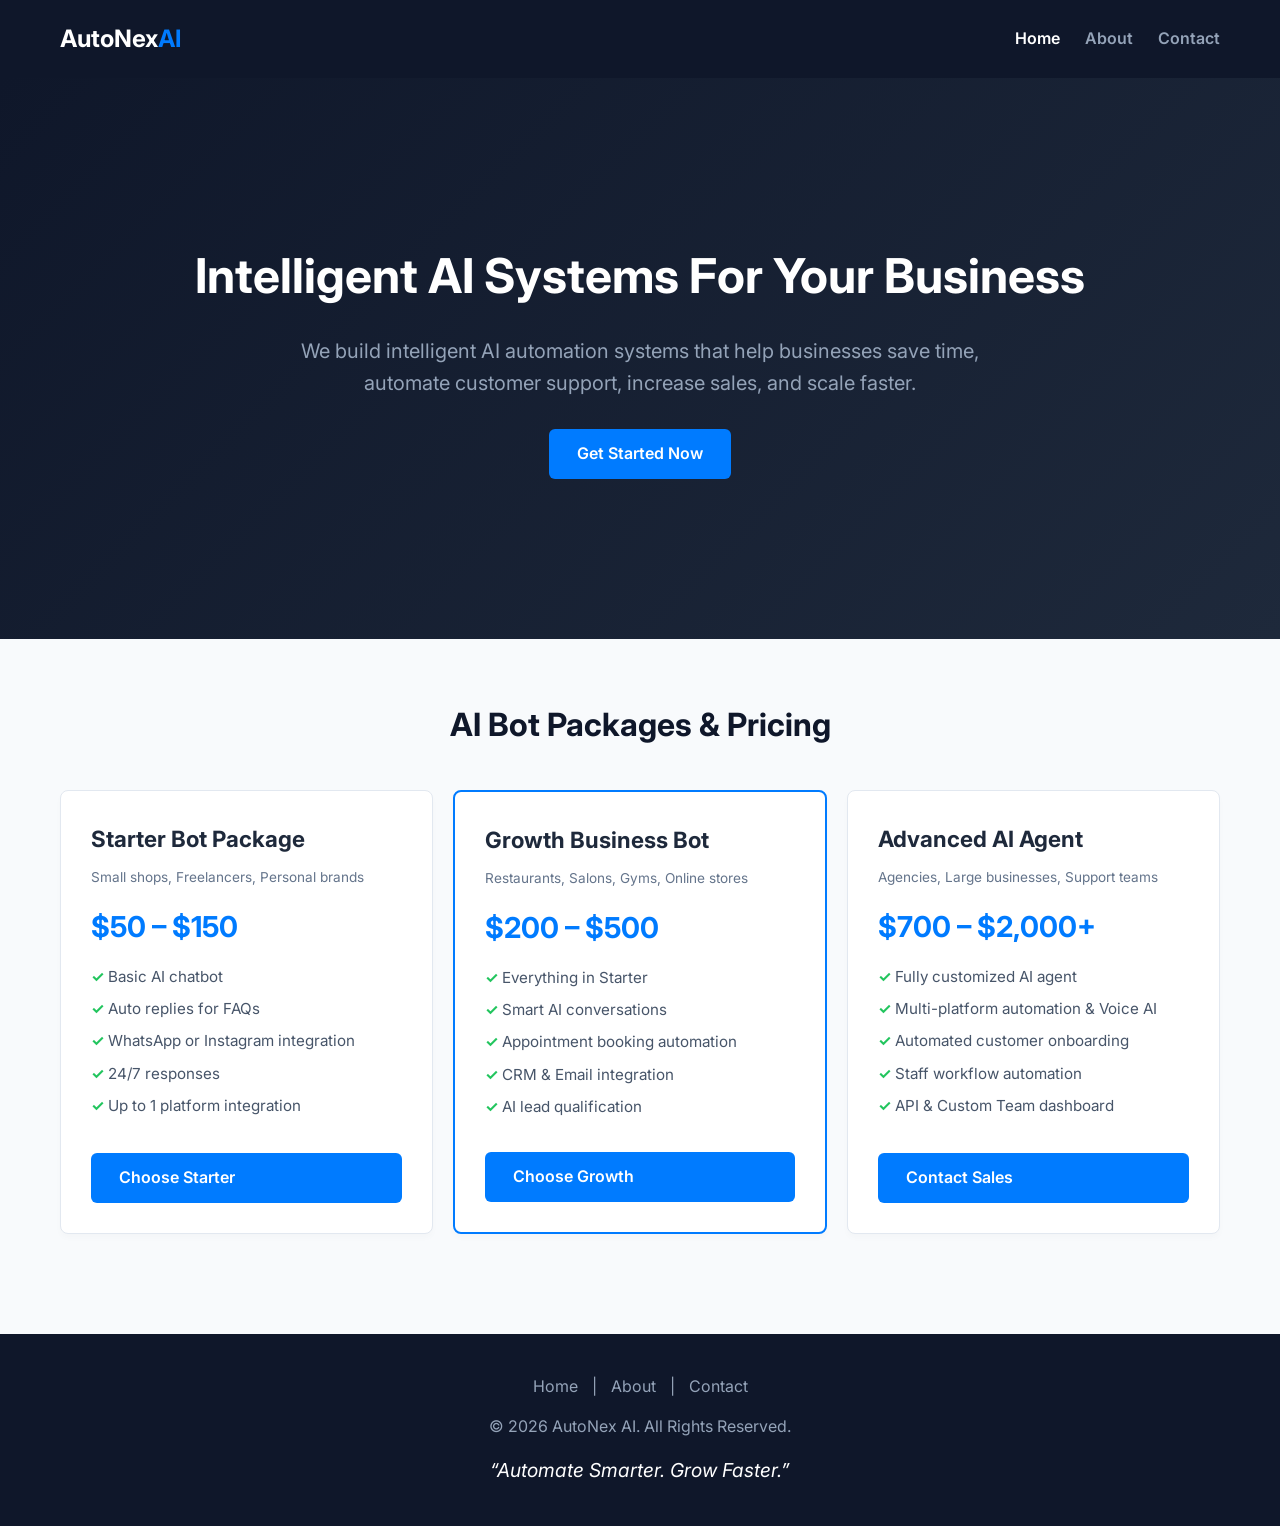
<file: index.html>
<!DOCTYPE html>
<html lang="en">
<head>
    <meta charset="UTF-8">
    <meta name="viewport" content="width=device-width, initial-scale=1.0">
    <title>AutoNex AI - Automate Smarter. Grow Faster.</title>
    <link rel="stylesheet" href="style.css">
    <style>
        /* Hero Specific Style */
        .hero {
            background: linear-gradient(135deg, #0f172a 0%, #1e293b 100%);
            color: var(--white);
            padding: 100px 20px;
            text-align: center;
        }
        .hero h1 { font-size: 3rem; margin-bottom: 20px; }
        .hero p { font-size: 1.25rem; max-width: 700px; margin: 0 auto 30px auto; color: #94a3b8; }
        
        /* Flexbox Package Grid */
        .pricing-grid {
            display: flex;
            gap: 20px;
            justify-content: space-between;
        }
        .price-card {
            background: var(--white);
            border: 1px solid #e2e8f0;
            border-radius: 8px;
            padding: 30px;
            flex: 1;
            display: flex;
            flex-direction: column;
            box-shadow: 0 4px 6px rgba(0,0,0,0.02);
        }
        .price-card.featured { border: 2px solid var(--primary-color); }
        .price-card h3 { font-size: 1.4rem; margin-bottom: 10px; }
        .price-card .price { font-size: 1.8rem; font-weight: bold; color: var(--primary-color); margin: 15px 0; }
        .price-card ul { list-style: none; margin-bottom: 25px; flex-grow: 1; }
        .price-card ul li { margin-bottom: 8px; font-size: 0.95rem; color: #475569; }
        .price-card ul li::before { content: "✓ "; color: #22c55e; font-weight: bold; }
    </style>
</head>
<body>

    <header>
        <nav class="nav-container">
            <a href="index.html" class="logo">AutoNex<span>AI</span></a>
            <ul class="nav-links">
                <li><a href="index.html" class="active">Home</a></li>
                <li><a href="about.html">About</a></li>
                <li><a href="contact.html">Contact</a></li>
            </ul>
        </nav>
    </header>

    <section class="hero">
        <div class="container">
            <h1>Intelligent AI Systems For Your Business</h1>
            <p>We build intelligent AI automation systems that help businesses save time, automate customer support, increase sales, and scale faster.</p>
            <a href="contact.html" class="btn">Get Started Now</a>
        </div>
    </section>

    <div class="container">
        <h2 class="section-title">AI Bot Packages & Pricing</h2>
        <div class="pricing-grid">
            
            <div class="price-card">
                <h3>Starter Bot Package</h3>
                <p style="font-size: 0.85rem; color: #64748b;">Small shops, Freelancers, Personal brands</p>
                <div class="price">$50 – $150</div>
                <ul>
                    <li>Basic AI chatbot</li>
                    <li>Auto replies for FAQs</li>
                    <li>WhatsApp or Instagram integration</li>
                    <li>24/7 responses</li>
                    <li>Up to 1 platform integration</li>
                </ul>
                <a href="contact.html" class="btn">Choose Starter</a>
            </div>

            <div class="price-card featured">
                <h3>Growth Business Bot</h3>
                <p style="font-size: 0.85rem; color: #64748b;">Restaurants, Salons, Gyms, Online stores</p>
                <div class="price">$200 – $500</div>
                <ul>
                    <li>Everything in Starter</li>
                    <li>Smart AI conversations</li>
                    <li>Appointment booking automation</li>
                    <li>CRM & Email integration</li>
                    <li>AI lead qualification</li>
                </ul>
                <a href="contact.html" class="btn">Choose Growth</a>
            </div>

            <div class="price-card">
                <h3>Advanced AI Agent</h3>
                <p style="font-size: 0.85rem; color: #64748b;">Agencies, Large businesses, Support teams</p>
                <div class="price">$700 – $2,000+</div>
                <ul>
                    <li>Fully customized AI agent</li>
                    <li>Multi-platform automation & Voice AI</li>
                    <li>Automated customer onboarding</li>
                    <li>Staff workflow automation</li>
                    <li>API & Custom Team dashboard</li>
                </ul>
                <a href="contact.html" class="btn">Contact Sales</a>
            </div>

        </div>
    </div>

    <footer>
        <div class="footer-links">
            <a href="index.html">Home</a> | <a href="about.html">About</a> | <a href="contact.html">Contact</a>
        </div>
        <p>&copy; 2026 AutoNex AI. All Rights Reserved.</p>
        <div class="slogan">“Automate Smarter. Grow Faster.”</div>
    </footer>

</body>
</html>
</file>
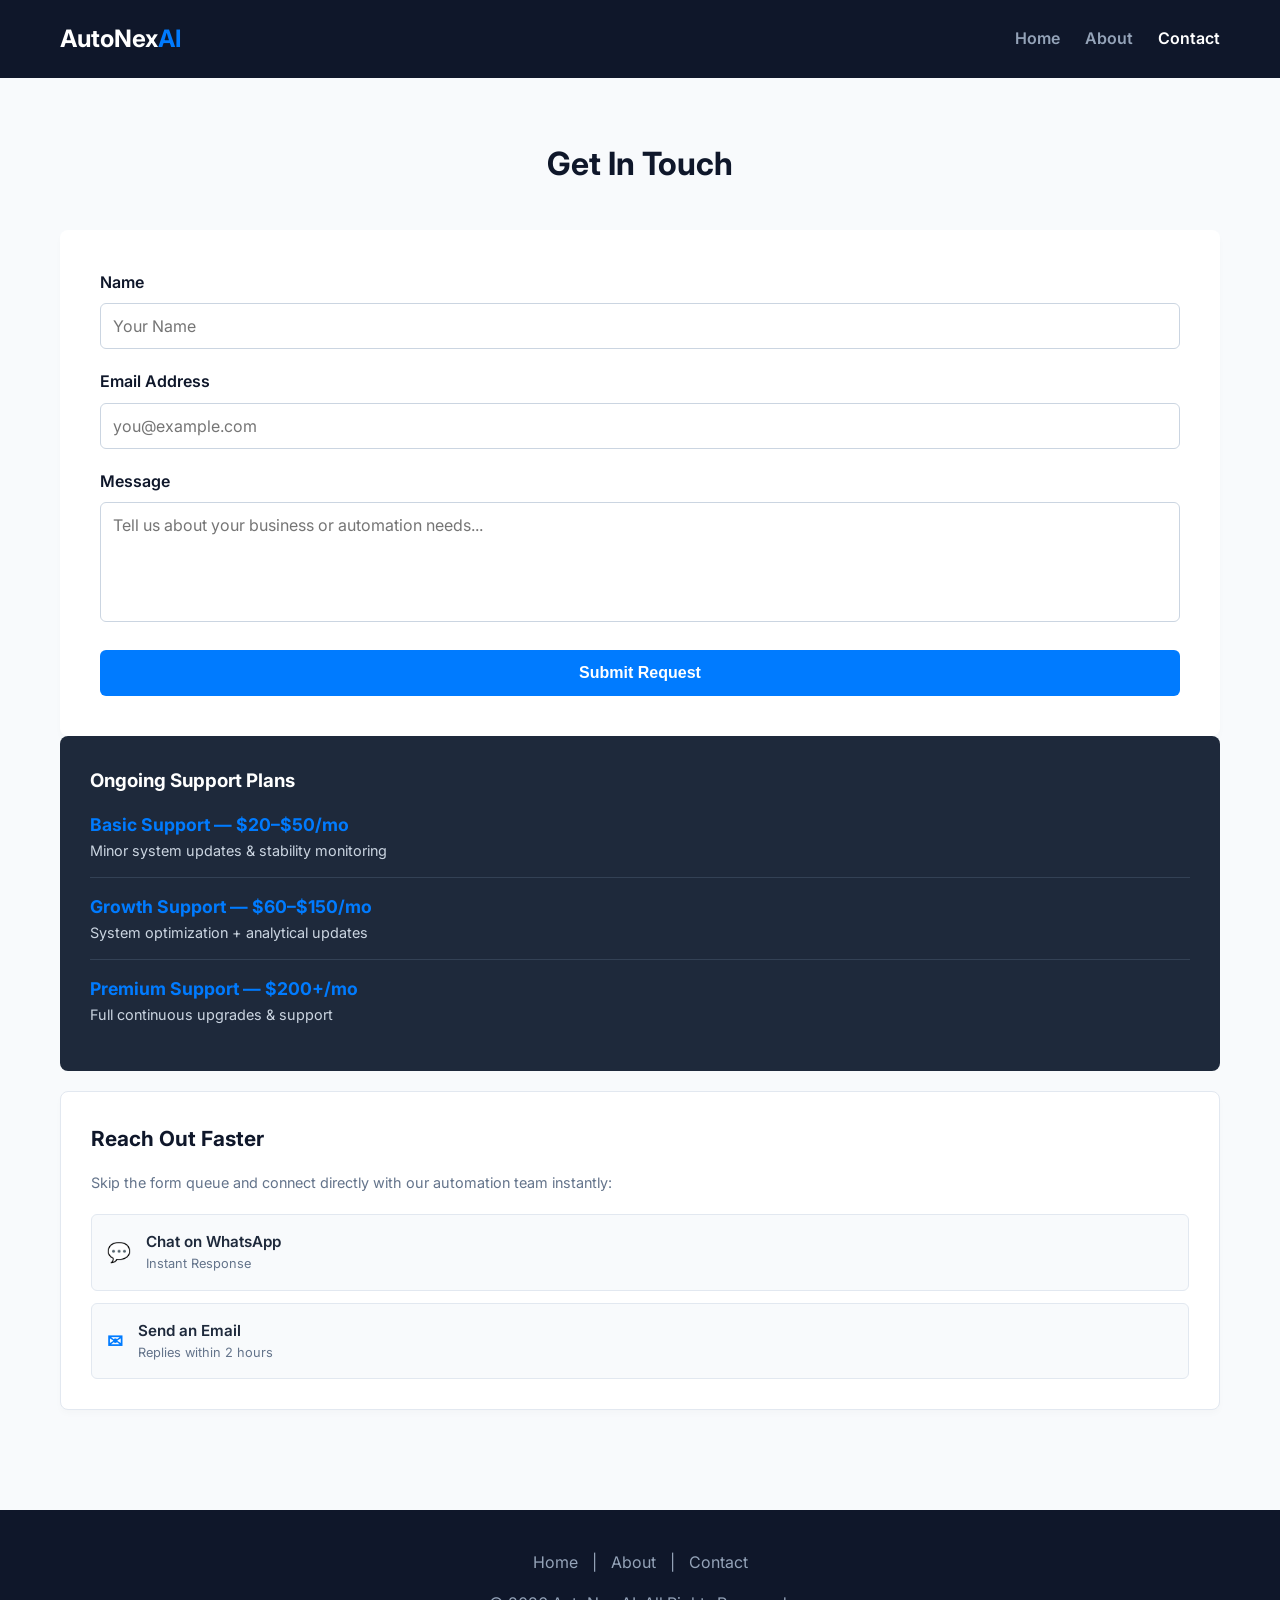
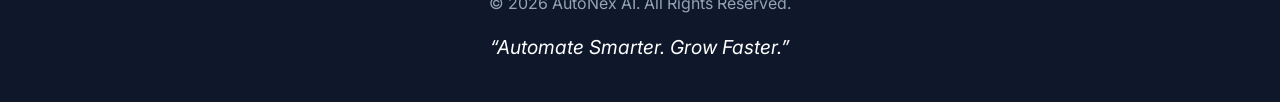
<file: contact.html>
<!DOCTYPE html>
<html lang="en">
<head>
    <meta charset="UTF-8">
    <meta name="viewport" content="width=device-width, initial-scale=1.0">
    <title>Contact Us - AutoNex AI</title>
    <link rel="stylesheet" href="style.css">
    <style>
        .contact-flex { display: flex; gap: 40px; align-items: flex-start; }
        .form-container { flex: 1; background: var(--white); padding: 40px; border-radius: 8px; box-shadow: 0 4px 6px rgba(0,0,0,0.02); }
        
        .form-group { margin-bottom: 20px; }
        .form-group label { display: block; font-weight: 600; margin-bottom: 8px; color: var(--dark-bg); }
        .form-group input, .form-group textarea { width: 100%; padding: 12px; border: 1px solid #cbd5e1; border-radius: 6px; font-family: inherit; font-size: 1rem; }
        .form-group textarea { height: 120px; resize: none; }
        .submit-btn { background: var(--primary-color); color: var(--white); border: none; padding: 14px 30px; border-radius: 6px; font-size: 1rem; font-weight: 600; cursor: pointer; width: 100%; transition: background 0.2s; }
        .submit-btn:hover { background: #0056b3; }
        
        /* Right sidebar container */
        .sidebar-container { flex: 1; display: flex; flex-direction: column; gap: 20px; }
        
        .maintenance-box { background: #1e293b; color: var(--white); padding: 30px; border-radius: 8px; }
        .m-item { border-bottom: 1px solid #334155; padding: 15px 0; }
        .m-item:last-child { border-bottom: none; }
        .m-item h4 { color: var(--primary-color); font-size: 1.1rem; }
        
        /* New Direct Reach Out Fast Box */
        .direct-reach-box { background: var(--white); border: 1px solid #e2e8f0; padding: 30px; border-radius: 8px; box-shadow: 0 4px 6px rgba(0,0,0,0.02); }
        .direct-reach-box h3 { color: var(--dark-bg); margin-bottom: 15px; font-size: 1.3rem; }
        
        .contact-method-link { display: flex; align-items: center; gap: 15px; background: #f8fafc; border: 1px solid #e2e8f0; padding: 15px; border-radius: 6px; text-decoration: none; color: var(--text-dark); font-weight: 600; margin-bottom: 12px; transition: all 0.2s ease; }
        .contact-method-link:last-child { margin-bottom: 0; }
        .contact-method-link:hover { background: #f1f5f9; border-color: var(--primary-color); transform: translateY(-2px); }
        
        /* Badges for visual flair */
        .whatsapp-badge { color: #22c55e; font-size: 1.2rem; font-weight: bold; }
        .email-badge { color: #007bff; font-size: 1.2rem; font-weight: bold; }
    </style>
</head>
<body>

    <header>
        <nav class="nav-container">
            <a href="index.html" class="logo">AutoNex<span>AI</span></a>
            <ul class="nav-links">
                <li><a href="index.html">Home</a></li>
                <li><a href="about.html">About</a></li>
                <li><a href="contact.html" class="active">Contact</a></li>
            </ul>
        </nav>
    </header>

    <div class="container">
        <h2 class="section-title">Get In Touch</h2>
        
      <div class="form-container">
                <form action="https://formspree.io/f/xqejgakl" method="POST">
                    <div class="form-group">
                        <label for="name">Name</label>
                        <input type="text" id="name" name="name" placeholder="Your Name" required>
                    </div>
                    <div class="form-group">
                        <label for="email">Email Address</label>
                        <input type="email" id="email" name="email" placeholder="you@example.com" required>
                    </div>
                    <div class="form-group">
                        <label for="message">Message</label>
                        <textarea id="message" name="message" placeholder="Tell us about your business or automation needs..." required></textarea>
                    </div>
                    <button type="submit" class="submit-btn">Submit Request</button>
                </form>
            </div>

            <div class="sidebar-container">
                
                <div class="maintenance-box">
                    <h3>Ongoing Support Plans</h3>
                    <div class="m-item">
                        <h4>Basic Support — $20–$50/mo</h4>
                        <p style="color: #cbd5e1; font-size: 0.9rem;">Minor system updates & stability monitoring</p>
                    </div>
                    <div class="m-item">
                        <h4>Growth Support — $60–$150/mo</h4>
                        <p style="color: #cbd5e1; font-size: 0.9rem;">System optimization + analytical updates</p>
                    </div>
                    <div class="m-item">
                        <h4>Premium Support — $200+/mo</h4>
                        <p style="color: #cbd5e1; font-size: 0.9rem;">Full continuous upgrades & support</p>
                    </div>
                </div>

                <div class="direct-reach-box">
                    <h3>Reach Out Faster</h3>
                    <p style="color: var(--text-light); font-size: 0.9rem; margin-bottom: 20px;">Skip the form queue and connect directly with our automation team instantly:</p>
                    
                    <a href="https://wa.me/+256726962422?text=Hi%20AutoNex%20AI,%20I'm%20interested%20in%20an%20automation%20bot!" target="_blank" class="contact-method-link">
                        <span class="whatsapp-badge">💬</span>
                        <div>
                            <div style="font-size: 0.95rem;">Chat on WhatsApp</div>
                            <div style="font-size: 0.8rem; color: var(--text-light); font-weight: normal;">Instant Response</div>
                        </div>
                    </a>

                    <a href="https://mail.google.com/mail/?view=cm&fs=1&to=donkab99@gmail.com&su=AutoNex%20AI%20Automation%20Inquiry" target="_blank" class="contact-method-link">
    <span class="email-badge">✉</span>
    <div>
        <div style="font-size: 0.95rem;">Send an Email</div>
        <div style="font-size: 0.8rem; color: var(--text-light); font-weight: normal;">Replies within 2 hours</div>
    </div>
</a>
                </div>

            </div>
        </div>
    </div>

    <footer>
        <div class="footer-links">
            <a href="index.html">Home</a> | <a href="about.html">About</a> | <a href="contact.html">Contact</a>
        </div>
        <p>&copy; 2026 AutoNex AI. All Rights Reserved.</p>
        <div class="slogan">“Automate Smarter. Grow Faster.”</div>
    </footer>

</body>
</html>
</file>
<file: style.css>
/* Import Google Font */
@import url('https://fonts.googleapis.com/css2?family=Inter:wght@300;400;600;700&display=swap');

/* CSS Reset & Variables */
* {
    margin: 0;
    padding: 0;
    box-sizing: border-box;
}

:root {
    --primary-color: #007bff;
    --dark-bg: #0f172a;
    --light-bg: #f8fafc;
    --text-dark: #1e293b;
    --text-light: #64748b;
    --white: #ffffff;
}

body {
    font-family: 'Inter', sans-serif;
    color: var(--text-dark);
    background-color: var(--light-bg);
    line-height: 1.6;
}

/* Navigation Bar */
header {
    background-color: var(--dark-bg);
    position: sticky;
    top: 0;
    z-index: 1000;
}

.nav-container {
    max-width: 1200px;
    margin: 0 auto;
    display: flex;
    justify-content: space-between;
    align-items: center;
    padding: 20px;
}

.logo {
    color: var(--white);
    font-size: 1.5rem;
    font-weight: 700;
    text-decoration: none;
}

.logo span {
    color: var(--primary-color);
}

.nav-links {
    list-style: none;
    display: flex;
    gap: 25px;
}

.nav-links a {
    color: #94a3b8;
    text-decoration: none;
    font-weight: 600;
    transition: color 0.3s ease;
}

.nav-links a:hover, .nav-links a.active {
    color: var(--white);
}

/* Layout Utilities */
.container {
    max-width: 1200px;
    margin: 0 auto;
    padding: 60px 20px;
}

section {
    padding: 60px 0;
}

.section-title {
    text-align: center;
    font-size: 2rem;
    margin-bottom: 40px;
    color: var(--dark-bg);
}

/* Buttons */
.btn {
    display: inline-block;
    background-color: var(--primary-color);
    color: var(--white);
    padding: 12px 28px;
    border-radius: 6px;
    text-decoration: none;
    font-weight: 600;
    transition: transform 0.2s, background 0.2s;
}

.btn:hover {
    background-color: #0056b3;
    transform: translateY(-2px);
}

/* Footer Element */
footer {
    background-color: var(--dark-bg);
    color: #94a3b8;
    text-align: center;
    padding: 40px 20px;
    margin-top: 40px;
}

.footer-links {
    margin-bottom: 15px;
}

.footer-links a {
    color: #94a3b8;
    text-decoration: none;
    margin: 0 10px;
}

.footer-links a:hover {
    color: var(--white);
}

.slogan {
    color: var(--white);
    font-size: 1.2rem;
    font-style: italic;
    margin-top: 15px;
}

/* Responsive Rules */
@media (max-width: 768px) {
    .nav-container {
        flex-direction: column;
        gap: 15px;
    }
    .pricing-grid, .flex-section, .about-grid {
        flex-direction: column !important;
    }
}
</file>
